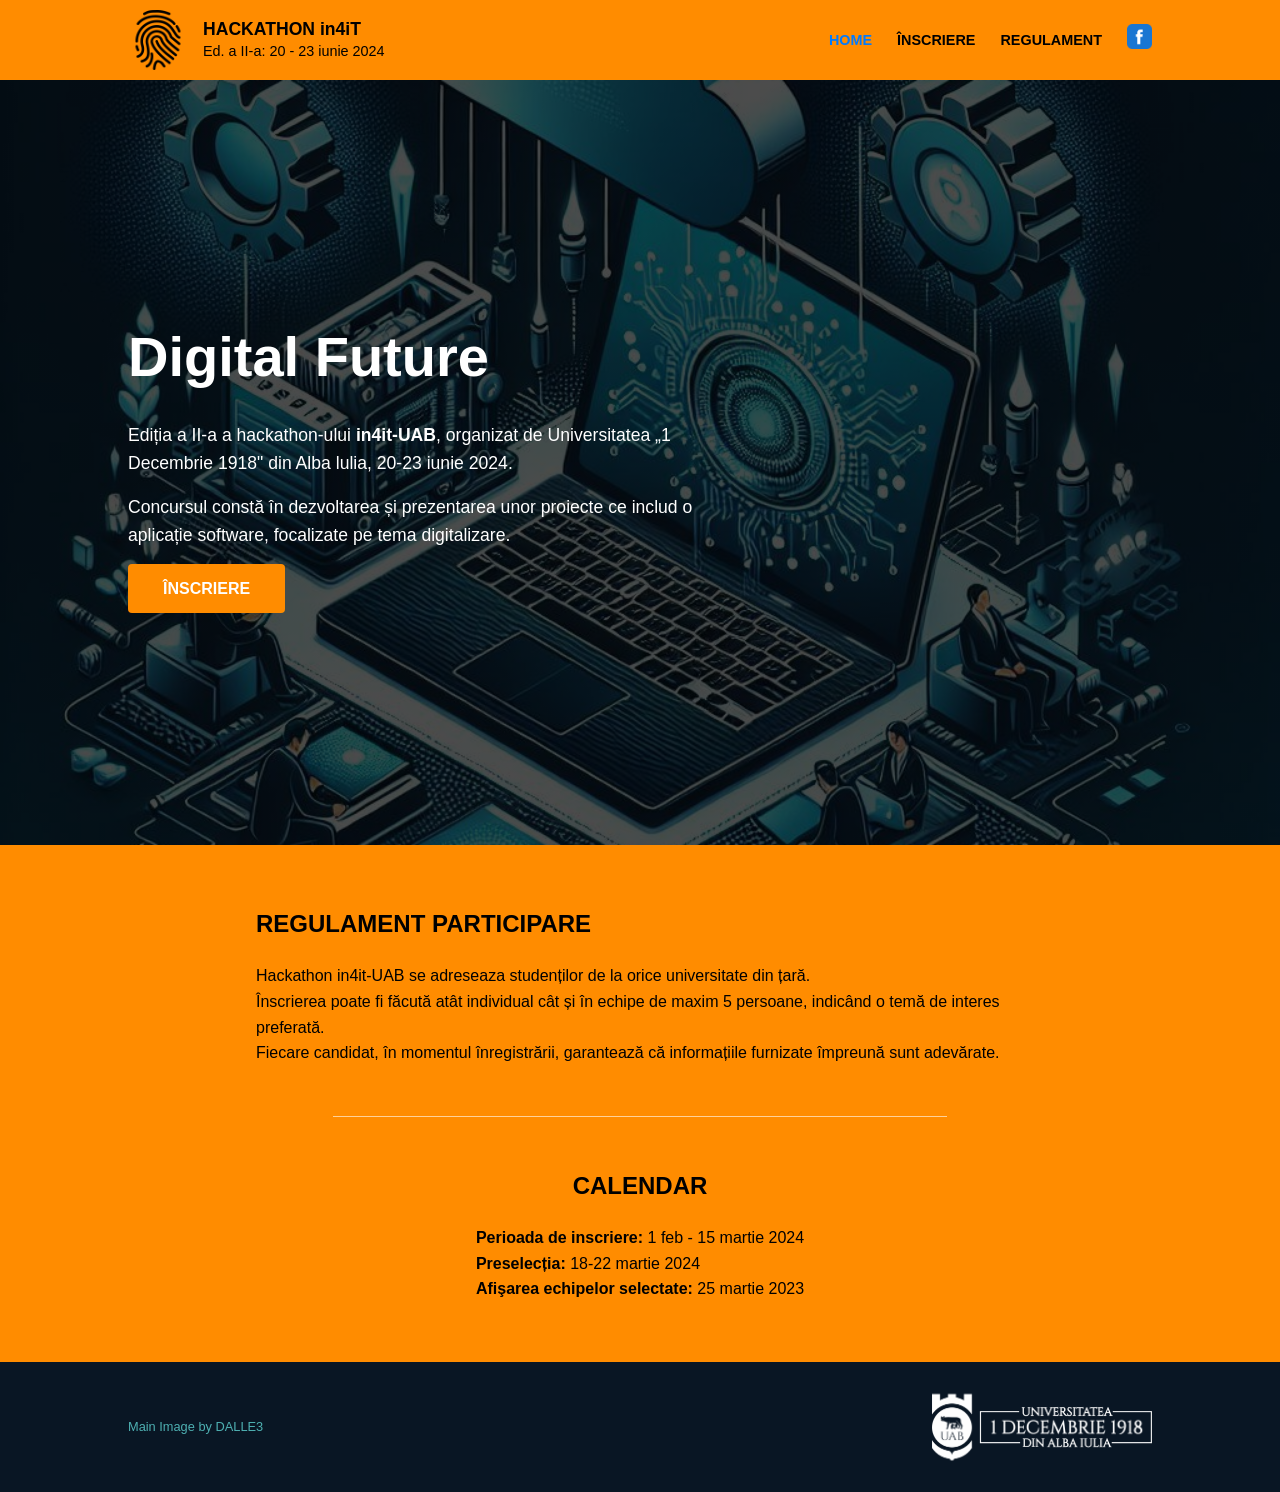
<file: Laborator_1/index.html>
<!DOCTYPE html>
<html lang="ro">

<head>
    <meta charset="UTF-8">
    <meta name="viewport" content="width=device-width, initial-scale=1.0">
    <link rel="stylesheet" href="stylesheet.css">
    <script src="./script.js" defer></script>
    <title>Laborator_1</title>
</head>

<body>
    <header class="main-header">
        <div class="logo">
            <img src="./images/fingerprint.png" alt="Logo">
            <div class="header-text">
                <h1>HACKATHON in4iT <br><span>Ed. a II-a: 20 - 23 iunie 2024</span></h1>
            </div>
        </div>

        <button class="menu-toggle" id="mobile-menu-btn">
            <img src="./images/menu.png" alt="Meniu" class="hamburger-img">
        </button>

        <nav class="navbar" id="nav-menu">
            <ul>
                <li><a href="#home" class="nav-link active">HOME</a></li>
                <li><a href="#inscriere" class="nav-link">ÎNSCRIERE</a></li>
                <li><a href="#regulament" class="nav-link">REGULAMENT</a></li>
                <li><a href="#" class="fb-icon"><img src="./images/social.png" alt="Facebook"></a></li>
            </ul>
        </nav>
    </header>

    <main>
        <section id="home" class="hero">
            <div class="hero-content">
                <h1>Digital Future</h1>
                <p>Ediția a II-a a hackathon-ului <strong>in4it-UAB</strong>, organizat de Universitatea „1 Decembrie
                    1918" din Alba lulia, 20-23 iunie 2024.</p>
                <p>Concursul constă în dezvoltarea și prezentarea unor proiecte ce includ o aplicație software,
                    focalizate pe tema digitalizare.</p>
                <a href="#inscriere" class="btn-main">ÎNSCRIERE</a>
            </div>
        </section>

        <section id="regulament" class="information">
            <div class="container-regulament">
                <h2>REGULAMENT PARTICIPARE</h2>
                <p>Hackathon in4it-UAB se adreseaza studenților de la orice universitate din țară.</p>
                <p>Înscrierea poate fi făcută atât individual cât și în echipe de maxim 5 persoane, indicând o temă de
                    interes preferată.</p>
                <p>Fiecare candidat, în momentul înregistrării, garantează că informațiile furnizate împreună sunt
                    adevărate.</p>
            </div>

            <hr class="separator">

            <div id="calendar" class="container-calendar">
                <h2>CALENDAR</h2>
                <div class="dates-box">
                    <p><strong>Perioada de inscriere:</strong> 1 feb - 15 martie 2024</p>
                    <p><strong>Preselecția:</strong> 18-22 martie 2024</p>
                    <p><strong>Afişarea echipelor selectate:</strong> 25 martie 2023</p>
                </div>
            </div>
        </section>
    </main>

    <footer>
        <p>Main Image by DALLE3</p>
        <img src="./images/logo_uab.png" alt="Sigla UAB">
    </footer>
</body>

</html>
</file>
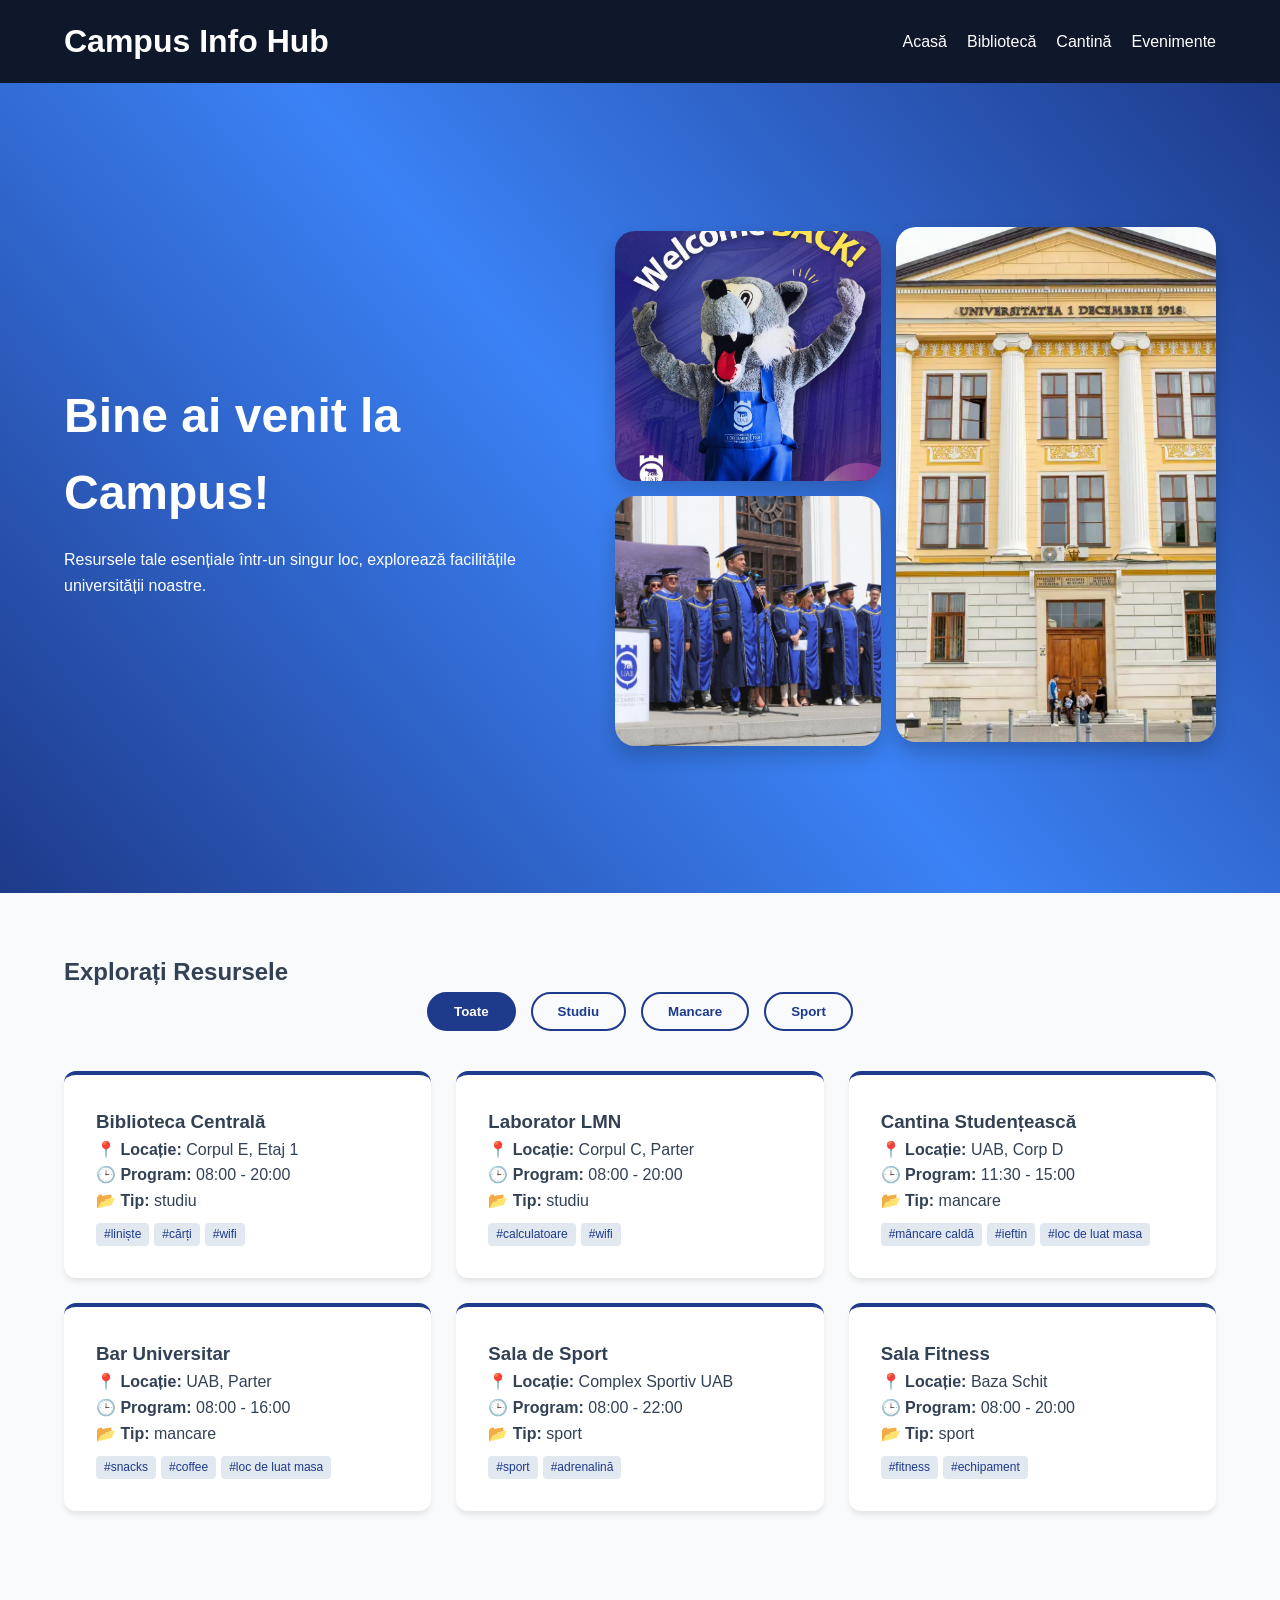
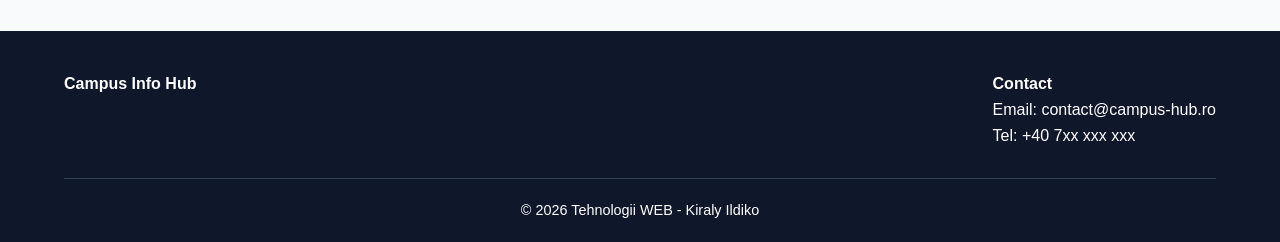
<file: Laborator_2/index.html>
<!DOCTYPE html>
<html lang="ro">

<head>
    <meta charset="UTF-8">
    <meta name="viewport" content="width=device-width, initial-scale=1.0">
    <title>Campus Info Hub - Acasă</title>
    <link rel="stylesheet" href="stylesheet.css">
    <script src="script.js" defer></script>
</head>

<body>
    <header>
        <h1>Campus Info Hub</h1>
        <nav>
            <ul>
                <li><a href="./index.html">Acasă</a></li>
                <li><a href="./pages/library.html">Bibliotecă</a></li>
                <li><a href="./pages/cafeteria.html">Cantină</a></li>
                <li><a href="./pages/event.html">Evenimente</a></li>
            </ul>
        </nav>
    </header>

    <main>
        <section id="hero">
            <div class="hero-container">
                <div class="hero-text">
                    <h2>Bine ai venit la Campus!</h2>
                    <p>Resursele tale esențiale într-un singur loc, explorează facilitățile universității noastre.</p>
                </div>
                <div class="hero-gallery">
                    <div class="gallery-col-small">
                        <img src="./Images/uab-1.jpg" alt="Mascota UAB">
                        <img src="./Images/uab-2.jpg" alt="UAB Ceremony">
                    </div>
                    <div class="gallery-col-big">
                        <img src="./Images/universitatea-uab.avif" alt="Universitatea UAB">
                    </div>
                </div>
            </div>
        </section>

        <section id="resurse-container">
            <h2>Explorați Resursele</h2>
            <div class="filter-wrapper">
                <button class="filter-btn active" onclick="filterData('toate')">Toate</button>
                <button class="filter-btn" onclick="filterData('studiu')">Studiu</button>
                <button class="filter-btn" onclick="filterData('mancare')">Mancare</button>
                <button class="filter-btn" onclick="filterData('sport')">Sport</button>
            </div>
            <div id="lista-resurse">
                <p>Se încarcă resursele...</p>
            </div>
        </section>
    </main>

    <footer>
        <div class="footer-content">
            <div class="footer-logo">
                <h4>Campus Info Hub</h4>
            </div>
            <div class="footer-contact">
                <h4>Contact</h4>
                <p>Email: contact@campus-hub.ro</p>
                <p>Tel: +40 7xx xxx xxx</p>
            </div>
        </div>
        <div class="footer-bottom">
            <p>&copy; 2026 Tehnologii WEB - Kiraly Ildiko</p>
        </div>
    </footer>
</body>

</html>
</file>
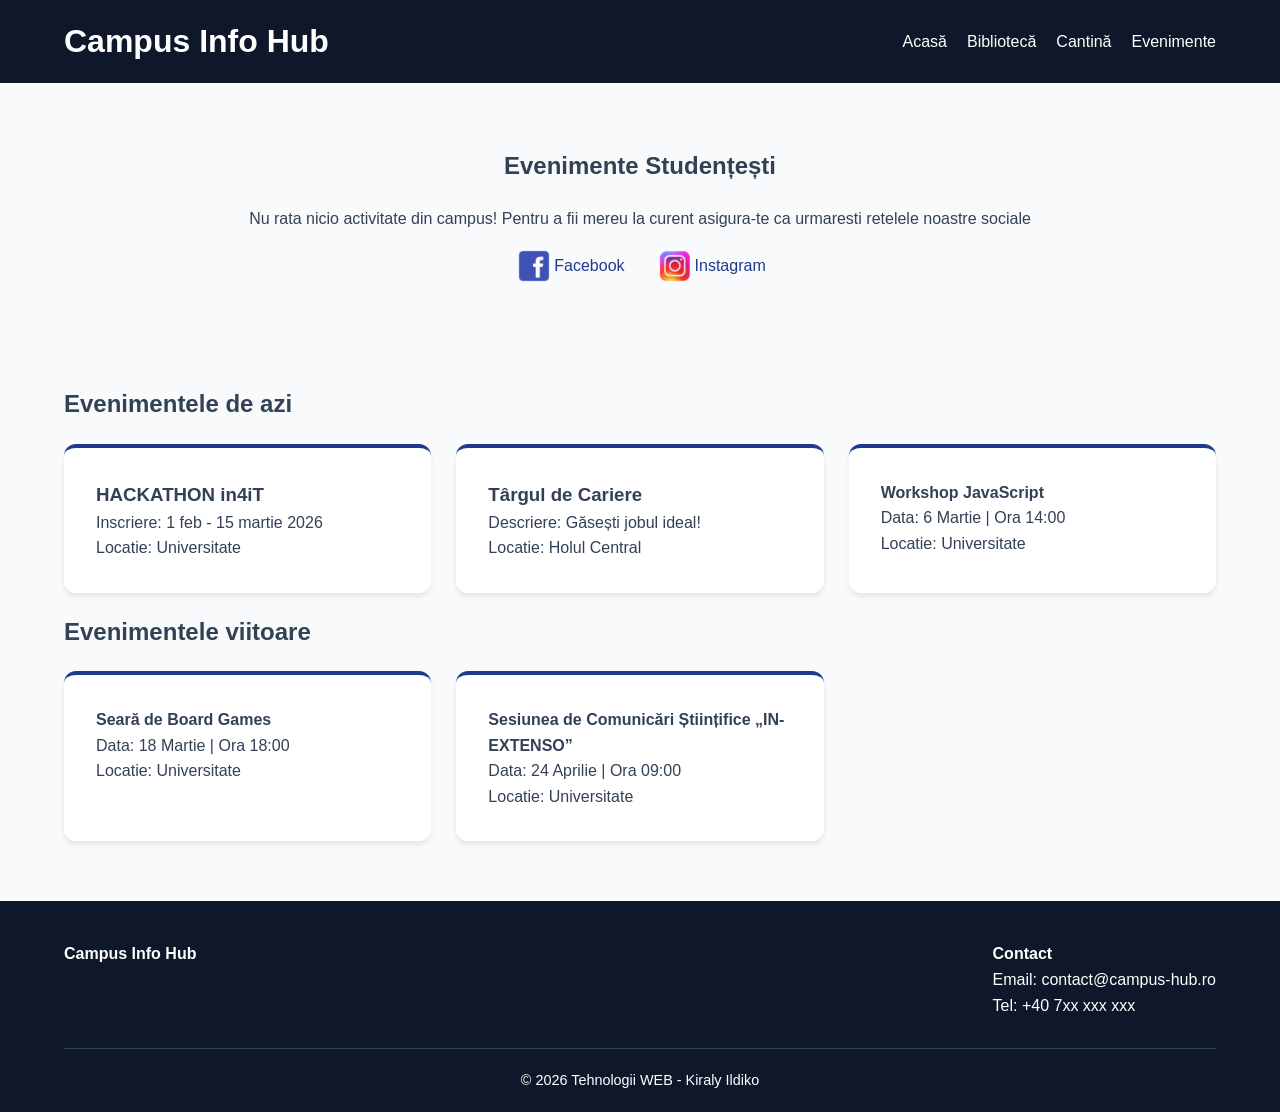
<file: Laborator_2/pages/event.html>
<!DOCTYPE html>
<html lang="ro">

<head>
    <meta charset="UTF-8">
    <title>Campus Hub - Evenimente</title>
    <link rel="stylesheet" href="../stylesheet.css">
</head>

<body>
    <header>
        <h1>Campus Info Hub</h1>
        <nav>
            <ul>
                <li><a href="../index.html">Acasă</a></li>
                <li><a href="./library.html">Bibliotecă</a></li>
                <li><a href="./cafeteria.html">Cantină</a></li>
                <li><a href="./event.html">Evenimente</a></li>
            </ul>
        </nav>
    </header>

    <main class="content-page">
        <section class="page-header">
            <h1>Evenimente Studențești</h1>
            <p>Nu rata nicio activitate din campus! Pentru a fii mereu la curent asigura-te ca urmaresti retelele
                noastre sociale</p>
            <div class="social-platforms">
                <a href="https://www.facebook.com/uab.albaiulia/"><img src="../Images/facebook-icon.png"
                        alt="Facebook logo">Facebook</a>
                <a href="https://www.instagram.com/universitatea_din_albaiulia/"><img src="../Images/instagram-icon.png"
                        alt="Instagram logo">Instagram</a>
            </div>

        </section>

        <section id="evenimente">
            <h2>Evenimentele de azi</h2>
            <div id="evenimente-azi">
                <div class="eveniment-curent">
                    <h3>HACKATHON in4iT</h3>
                    <p>Inscriere: 1 feb - 15 martie 2026</p>
                    <p>Locatie: Universitate</p>
                </div>
                <div class="eveniment-curent">
                    <h3>Târgul de Cariere</h3>
                    <p>Descriere: Găsești jobul ideal!</p>
                    <p>Locatie: Holul Central</p>
                </div>
                <div class="eveniment-curent">
                    <h4>Workshop JavaScript</h4>
                    <p>Data: 6 Martie | Ora 14:00</p>
                    <p>Locatie: Universitate</p>
                </div>
            </div>
            <h2>Evenimentele viitoare</h2>
            <div id="evenimente-viitoare">
                <div class="eveniment-viitor">
                    <h4>Seară de Board Games</h4>
                    <p>Data: 18 Martie | Ora 18:00</p>
                    <p>Locatie: Universitate</p>
                </div>
                <div class="eveniment-viitor">
                    <h4>Sesiunea de Comunicări Științifice „IN-EXTENSO”</h4>
                    <p>Data: 24 Aprilie | Ora 09:00</p>
                    <p>Locatie: Universitate</p>
                </div>
            </div>
        </section>
    </main>
    <footer>
        <div class="footer-content">
            <div class="footer-logo">
                <h4>Campus Info Hub</h4>
            </div>
            <div class="footer-contact">
                <h4>Contact</h4>
                <p>Email: contact@campus-hub.ro</p>
                <p>Tel: +40 7xx xxx xxx</p>
            </div>
        </div>
        <div class="footer-bottom">
            <p>&copy; 2026 Tehnologii WEB - Kiraly Ildiko</p>
        </div>
    </footer>
</body>

</html>
</file>
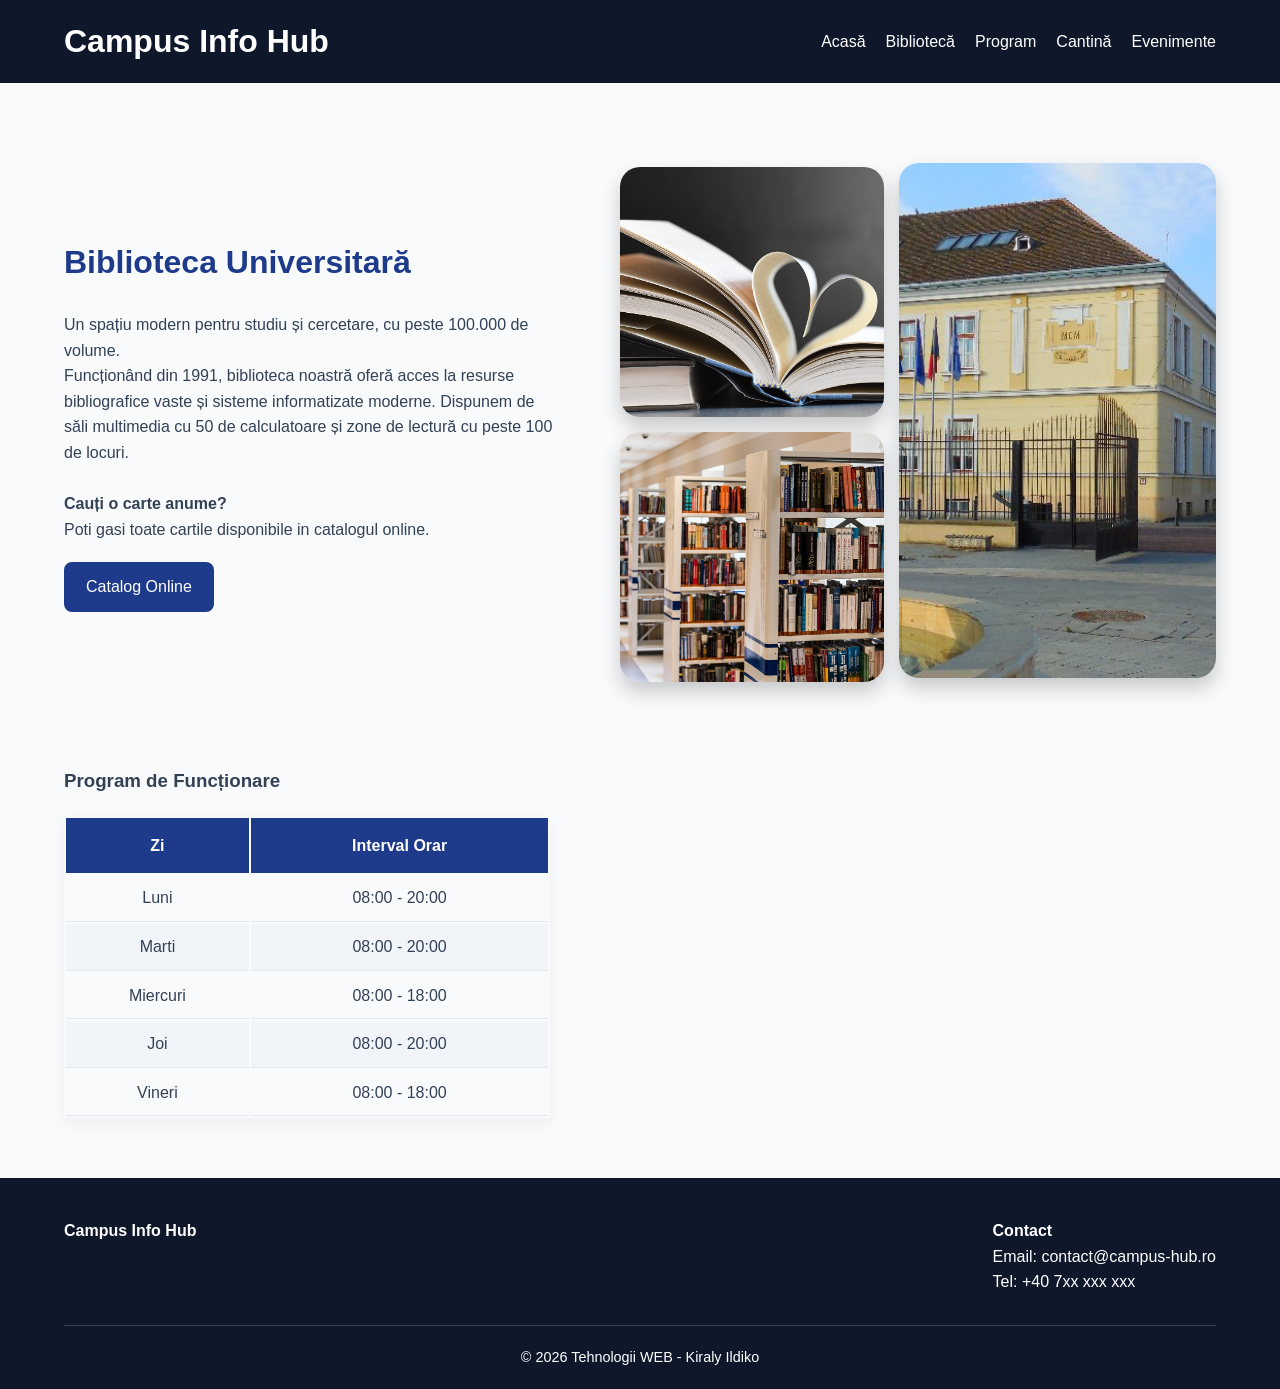
<file: Laborator_2/pages/library.html>
<!DOCTYPE html>
<html lang="ro">

<head>
    <meta charset="UTF-8">
    <title>Campus Hub - Bibliotecă</title>
    <link rel="stylesheet" href="../stylesheet.css">
</head>

<body>
    <header>
        <h1>Campus Info Hub</h1>
        <nav>
            <ul>
                <li><a href="../index.html">Acasă</a></li>
                <li><a href="./library.html">Bibliotecă</a></li>
                <li><a href="./library.html#program">Program</a></li>
                <li><a href="./cafeteria.html">Cantină</a></li>
                <li><a href="./event.html">Evenimente</a></li>
            </ul>
        </nav>
    </header>

    <main class="content-page">
        <section class="presentation-section">
            <div class="presentation-text">
                <h3>Biblioteca Universitară</h3>
                <p>Un spațiu modern pentru studiu și cercetare, cu peste 100.000 de volume.</p>
                <p>Funcționând din 1991, biblioteca noastră oferă acces la resurse bibliografice vaste și sisteme
                    informatizate moderne.
                    Dispunem de săli multimedia cu 50 de calculatoare și zone de lectură cu peste 100 de locuri.</p>
                <br>
                <div class="cta-box">
                    <h4>Cauți o carte anume?</h4>
                    <p>Poti gasi toate cartile disponibile in catalogul online.</p>
                    <a href="http://193.231.35.22:8080/liberty/libraryHome.do" class="btn-catalog">Catalog Online</a>
                </div>
            </div>
            <div class="presentation-collage">
                <div class="gallery-col-small">
                    <img src="../Images/library-1.jpg" alt="Food 1">
                    <img src="../Images/library-2.jpg" alt="Food 2">
                </div>
                <div class="gallery-col-big">
                    <img src="../Images/biblioteca-uab.jpg" alt="Cantina UAB">
                </div>
            </div>
        </section>

        <section id="program" class="info-section">
            <h3>Program de Funcționare</h3>
            <table class="styled-table">
                <thead>
                    <tr>
                        <th>Zi</th>
                        <th>Interval Orar</th>
                    </tr>
                </thead>
                <tbody>
                    <tr>
                        <td>Luni</td>
                        <td>08:00 - 20:00</td>
                    </tr>
                    <tr>
                        <td>Marti</td>
                        <td>08:00 - 20:00</td>
                    </tr>
                    <tr>
                        <td>Miercuri</td>
                        <td>08:00 - 18:00</td>
                    </tr>
                    <tr>
                        <td>Joi</td>
                        <td>08:00 - 20:00</td>
                    </tr>
                    <tr>
                        <td>Vineri</td>
                        <td>08:00 - 18:00</td>
                    </tr>
                </tbody>
            </table>
        </section>
    </main>
    <footer>
        <div class="footer-content">
            <div class="footer-logo">
                <h4>Campus Info Hub</h4>
            </div>
            <div class="footer-contact">
                <h4>Contact</h4>
                <p>Email: contact@campus-hub.ro</p>
                <p>Tel: +40 7xx xxx xxx</p>
            </div>
        </div>
        <div class="footer-bottom">
            <p>&copy; 2026 Tehnologii WEB - Kiraly Ildiko</p>
        </div>
    </footer>
</body>

</html>
</file>
<file: Laborator_1/stylesheet.css>
* {
    margin: 0;
    padding: 0;
    box-sizing: border-box;
}

html {
    scroll-behavior: smooth;
}

body {
    font-family: 'Segoe UI', Tahoma, Geneva, Verdana, sans-serif;
    line-height: 1.6;
    overflow-x: hidden;
}

.main-header {
    background-color: darkorange;
    display: flex;
    justify-content: space-between;
    align-items: center;
    padding: 10px 10%;
    position: sticky;
    top: 0;
    z-index: 1000;
}

.logo {
    display: flex;
    align-items: center;
}

.logo img {
    width: 60px;
    height: 60px;
}

.header-text {
    margin-left: 15px;
}

.header-text h1 {
    font-size: 1.1rem;
    font-weight: 700;
    line-height: 1.2;
}

.header-text span {
    font-weight: 400;
    font-size: 0.9rem;
}

.navbar ul {
    list-style: none;
    display: flex;
    align-items: center;
    gap: 25px;
}

.nav-link {
    text-decoration: none;
    color: black;
    font-weight: bold;
    font-size: 0.9rem;
    transition: 0.3s;
}

.nav-link.active {
    color: #007bff;
}

.fb-icon img {
    width: 25px;
    height: 25px;
}

.menu-toggle {
    display: none;
    background: none;
    border: none;
    cursor: pointer;
}

.hamburger-img {
    width: 30px;
    height: auto;
    display: block;
}

.hero {
    height: 85vh;
    background: linear-gradient(rgba(0, 0, 0, 0.7), rgba(0, 0, 0, 0.7)), url('./images/hero_img.jpg');
    background-size: cover;
    background-position: center;
    display: flex;
    align-items: center;
    color: white;
    padding: 0 10%;
}

.hero-content {
    max-width: 600px;
}

.hero h1 {
    font-size: 3.5rem;
    margin-bottom: 20px;
}

.hero p {
    font-size: 1.1rem;
    margin-bottom: 15px;
}

.btn-main {
    display: inline-block;
    background-color: darkorange;
    color: white;
    padding: 12px 35px;
    text-decoration: none;
    font-weight: bold;
    border-radius: 4px;
    border: none;
    transition: 0.2s;
    cursor: pointer;
}

.btn-main:hover {
    background-color: #e67e00;
}

.btn-main:active {
    transform: scale(0.95);
    background-color: #cc7000;
}

.information {
    background-color: darkorange;
    padding: 60px 20%;
    color: black;
}

.container-regulament h2 {
    margin-bottom: 20px;
}

.separator {
    border: 0;
    height: 1px;
    background-color: rgba(255, 255, 255, 0.6);
    width: 80%;
    margin: 50px auto;
}

.container-calendar {
    text-align: center;
}

.dates-box {
    display: inline-block;
    text-align: left;
    margin-top: 20px;
}

footer {
    background-color: #091624;
    color: white;
    display: flex;
    justify-content: space-between;
    align-items: center;
    padding: 20px 10%;
}

footer p {
    color: #4eb0b2;
    font-size: 0.8rem;
}

footer img {
    width: 220px;
}

/* --- MOBIL --- */
@media (max-width: 768px) {
    .menu-toggle {
        display: block;
    }

    .navbar {
        display: none;
        width: 100%;
        position: absolute;
        top: 80px;
        left: 0;
        background-color: darkorange;
        border-top: 1px solid rgba(0, 0, 0, 0.1);
    }

    .navbar.show {
        display: block;
    }

    .navbar ul {
        flex-direction: column;
        padding: 20px;
        gap: 15px;
    }

    .hero h1 {
        font-size: 2.5rem;
    }

    .hero-content {
        padding-left: 0;
        text-align: center;
    }

    .information {
        padding: 40px 10%;
    }

    footer {
        flex-direction: column;
        gap: 15px;
        text-align: center;
    }
}
</file>
<file: Laborator_2/stylesheet.css>
:root {
    --primary: #1e3a8a;
    --secondary: #0f172a;
    --accent: #0d9488;
    --bg-light: #f8fafc;
    --text-main: #334155;
    --white: #ffffff;
}

* {
    margin: 0;
    padding: 0;
    box-sizing: border-box;
    font-family: 'Segoe UI', Tahoma, Geneva, Verdana, sans-serif;
}

body {
    background-color: var(--bg-light);
    color: var(--text-main);
    line-height: 1.6;
}

/* =========================================
   HEADER & NAVIGATIE
   ========================================= */
header {
    background-color: var(--secondary);
    color: var(--white);
    display: flex;
    justify-content: space-between;
    align-items: center;
    padding: 1rem 5%;
    position: sticky;
    top: 0;
    z-index: 1000;
}

nav ul {
    display: flex;
    list-style: none;
    gap: 20px;
}

nav ul li a {
    color: var(--white);
    text-decoration: none;
    font-weight: 500;
    transition: 0.3s;
}

nav ul li a:hover {
    color: var(--accent);
}

/* =========================================
   SECTIUNI HERO & PREZENTARE GENERALA
   ========================================= */
#hero {
    min-height: 90vh;
    background: linear-gradient(50deg, #1e3a8a, #3b82f6, #1e3a8a);
    color: var(--white);
    display: flex;
    align-items: center;
    padding: 40px 5%;
}

.presentation-section {
    padding: 80px 5%;
    display: flex;
    gap: 60px;
    align-items: center;
}

.hero-container {
    display: flex;
    gap: 50px;
    align-items: center;
    width: 100%;
}

.hero-text, .presentation-text {
    flex: 1;
} 

.hero-text h2 {
    font-size: 3rem;
    margin-bottom: 1rem;
}

.presentation-text h3 {
    font-size: 2rem;
    color: var(--primary);
    margin-bottom: 1.5rem;
}

/* GALERIE TIP COLAJ */
.hero-gallery, .presentation-collage {
    flex: 1.2;
    display: flex;
    gap: 15px;
    align-items: center;
}

.gallery-col-small {
    flex: 1;
    display: flex;
    flex-direction: column;
    gap: 15px;
}

.gallery-col-small img {
    width: 100%;
    height: 250px;
    object-fit: cover;
    border-radius: 20px;
    box-shadow: 0 10px 20px rgba(0, 0, 0, 0.2);
}

.gallery-col-big {
    flex: 1.2;
}

.gallery-col-big img {
    width: 100%;
    height: 515px;
    object-fit: cover;
    border-radius: 20px;
    box-shadow: 0 10px 20px rgba(0, 0, 0, 0.2);
}

/* =========================================
   COMPONENTE COMUNE (Carduri, Butoane, Tabele)
   ========================================= */

/* --- Carduri (Resurse și Evenimente) --- */
.resursa-card, .eveniment-curent, .eveniment-viitor {
    background: white;
    padding: 2rem;
    border-radius: 12px;
    box-shadow: 0 4px 6px -1px rgba(0, 0, 0, 0.1);
    border-top: 4px solid var(--primary);
}

.resursa-card:hover, .eveniment-curent:hover, .eveniment-viitor:hover {
    transform: translateY(-10px);
}

.tag-badge {
    background: #e2e8f0;
    padding: 2px 8px;
    border-radius: 4px;
    font-size: 0.75rem;
    margin-right: 5px;
    color: var(--primary);
    display: inline-block;
    margin-top: 10px;
}

/* --- Butoane Generale --- */
.btn-catalog {
    display: inline-block;
    margin-top: 20px;
    padding: 10px 20px;
    background-color: #1e3a8a;
    border: 2px solid #1e3a8a;
    border-radius: 8px;
    color: white;
    text-decoration: none;
    transition: all 0.3s ease;
}

.btn-catalog:hover {
    background-color: #3b82f6;
    border-color: #3b82f6;
    transform: translateY(-3px);
    box-shadow: 0 5px 15px rgba(0, 0, 0, 0.2);
    font-weight: bold;
}

/* --- Tabele --- */
.table-container {
    padding: 60px 5%;
    background: white;
}

.styled-table {
    width: 40%;
    margin-top: 20px;
    box-shadow: 0 5px 15px rgba(0, 0, 0, 0.05);
}

.styled-table th {
    background: var(--primary);
    color: white;
    padding: 15px;
    text-align: center;
}

.styled-table td {
    padding: 10px;
    border-bottom: 1px solid #e2e8f0;
    text-align: center;
}

.styled-table tr:nth-child(even) {
    background-color: #f1f5f9;
}

/* =========================================
   PAGINA INDEX
   ========================================= */
#resurse-container {
    padding: 60px 5%;
}

.filter-wrapper {
    display: flex;
    justify-content: center;
    gap: 15px;
    margin-bottom: 40px;
}

.filter-btn {
    padding: 10px 25px;
    border: 2px solid var(--primary);
    background: transparent;
    color: var(--primary);
    border-radius: 25px;
    cursor: pointer;
    font-weight: bold;
}

.filter-btn.active {
    background: var(--primary);
    color: white;
}

#lista-resurse {
    display: grid;
    grid-template-columns: repeat(auto-fill, minmax(320px, 1fr));
    gap: 25px;
}

/* =========================================
   PAGINA BIBLIOTECA
   ========================================= */
#program.info-section {
    display: flex;
    flex-direction: column;
    margin-left: 5%;
}

/* =========================================
   PAGINA CANTINA
   ========================================= */
.meniu {
    padding: 5%;
}

.meniu h2 {
    font-size: 2rem;
    color: var(--primary);
    margin-bottom: 1.5rem;
}

.meniu-grid {
    display: grid;
    grid-template-columns: repeat(auto-fit, minmax(200px, 1fr));
    gap: 30px;
    background: white;
    padding: 30px;
    border-radius: 12px;
    box-shadow: 0 5px 15px rgba(0,0,0,0.05);
}

.meniu-grid h3 {
    padding-bottom: 10px;
    margin-bottom: 10px;
    border-bottom: 2px solid var(--accent);
    color: var(--primary);
}

.meniu-grid ul {
    list-style: none;
}

.meniu-grid li {
    padding: 5px 0;
    font-size: 0.95rem;
}

/* =========================================
   PAGINA EVENIMENTE
   ========================================= */
.page-header {
    padding: 5%;
    text-align: center;
}

.page-header h1 {
    padding-bottom: 20px;
}

.social-platforms {
    display: flex;
    align-items: center;
    justify-content: center;
}

.social-platforms a {
    display: flex;
    align-items: center;
    text-decoration: none;
    color: #1e3a8a;
    font-weight: 500;
    padding: 15px;
    transition: 0.3s;
}

.social-platforms a:hover {
    color: #0d9488;
}

.social-platforms img {
    width: 40px;
    height: auto;
}

#evenimente h2 {
    padding: 20px 5%
}

#evenimente-azi, #evenimente-viitoare {
    display: grid;
    grid-template-columns: repeat(auto-fill, minmax(320px, 1fr));
    gap: 25px;
    padding: 0 5%;
}

/* =========================================
   FOOTER
   ========================================= */
footer {
    background-color: var(--secondary);
    color: var(--white);
    padding: 40px 5% 20px;
    margin-top: 60px;
}

.footer-content {
    display: flex;
    justify-content: space-between;
    margin-bottom: 30px;
}

.footer-bottom {
    text-align: center;
    border-top: 1px solid #334155;
    padding-top: 20px;
    font-size: 0.9rem;
}
</file>
